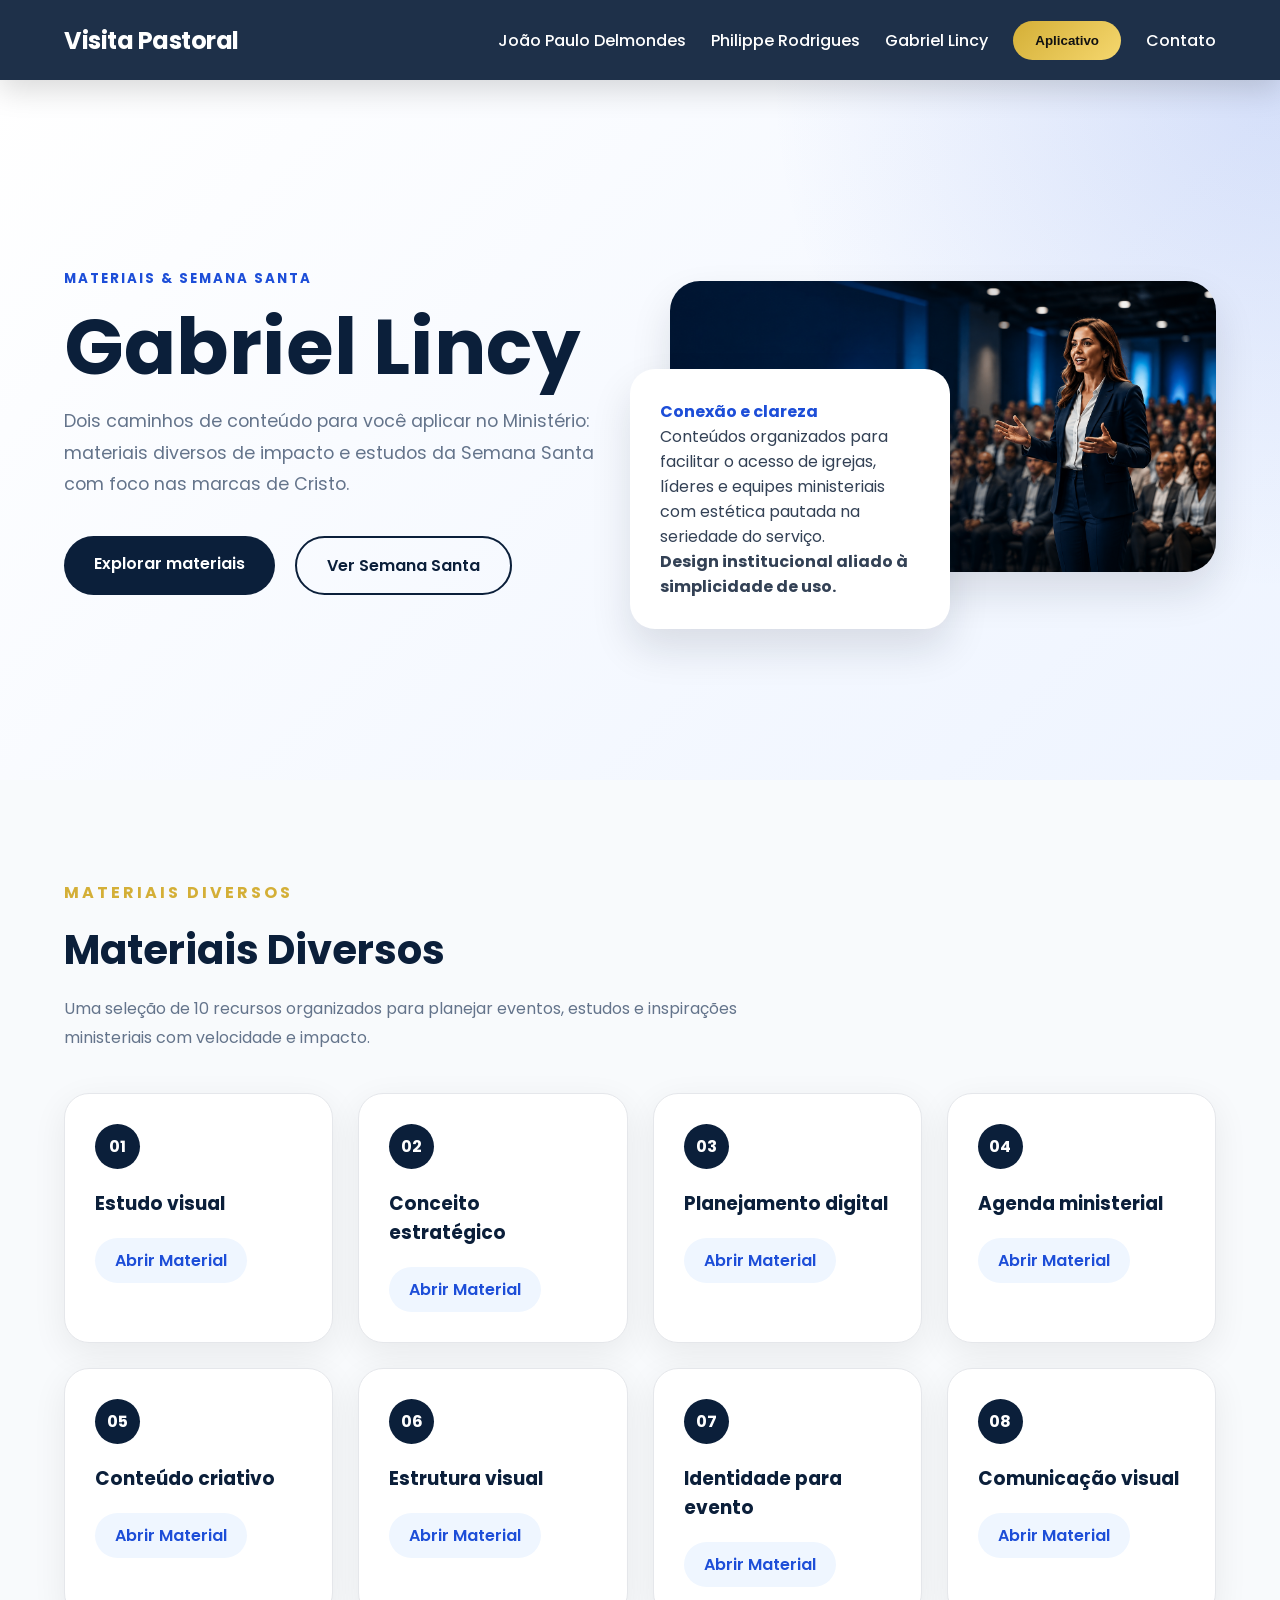
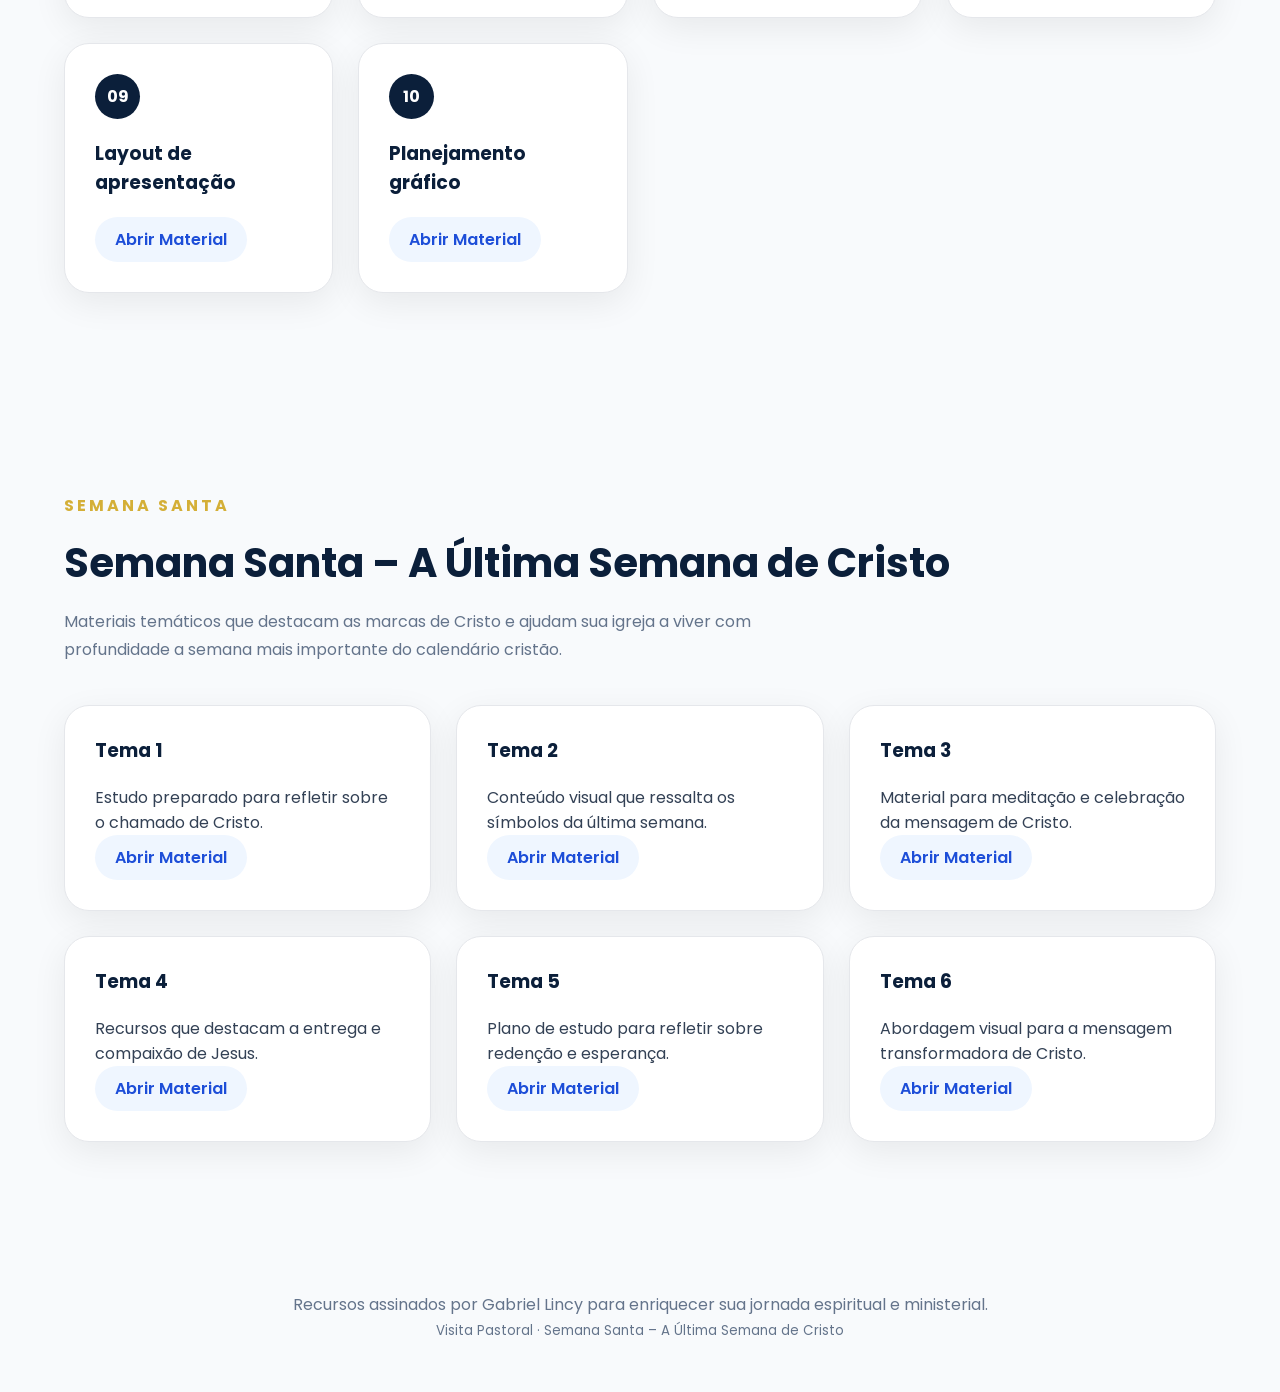
<file: pages/gabriel.html>
<!DOCTYPE html>
<html lang="pt-BR">
  <head>
    <meta charset="UTF-8" />
    <meta name="viewport" content="width=device-width, initial-scale=1.0" />
    <title>Gabriel Lincy | Materiais e Semana Santa</title>
    <meta
      name="description"
      content="Seção de materiais diversos e Semana Santa assinada por Gabriel Lincy para uso pastoral e devocional."
    />
    <link rel="preconnect" href="https://fonts.googleapis.com" />
    <link rel="preconnect" href="https://fonts.gstatic.com" crossorigin />
    <link
      href="https://fonts.googleapis.com/css2?family=Poppins:wght@400;500;600;700&display=swap"
      rel="stylesheet"
    />
    <link
      rel="stylesheet"
      href="https://cdnjs.cloudflare.com/ajax/libs/font-awesome/6.5.4/css/all.min.css"
      integrity="sha512-zN5dHBOy1v6QpB2J3z8ZHBpXov9zweJG1dx694gjdMkpSxvSBuN0r06gT1LVu6q1fojY2W8QnA2hp6qzOsL+0A=="
      crossorigin="anonymous"
      referrerpolicy="no-referrer"
    />
    <link rel="stylesheet" href="gabriel.css" />
  </head>
  <body>
    <!-- <a href="#main-content" class="skip-link">Ir para conteúdo</a> -->
    <header class="site-header" aria-label="Navegação principal">
      <div class="navbar container">
        <a class="site-brand" href="../index.html">Visita Pastoral</a>
        <button class="menu-toggle" type="button" aria-label="Abrir menu" aria-expanded="false">
          <i class="fa-solid fa-bars" aria-hidden="true"></i>
        </button>
        <nav class="site-nav nav-menu" aria-label="Menu principal">
          <a href="https://canva.link/1pfvrug77hlv6b9" target="_blank" rel="noopener noreferrer">João Paulo Delmondes</a>
          <a href="../pages/philippe.html">Philippe Rodrigues</a>
          <a href="../pages/gabriel.html" aria-current="page">Gabriel Lincy</a>
          <button type="button" data-app-action>Aplicativo</button>
          <a href="https://wa.me/5569999991983" target="_blank" rel="noopener noreferrer">Contato</a>
        </nav>
      </div>
    </header>
    <div class="menu-overlay"></div>

    <main id="main-content">
      <section class="section section--compact hero">
        <div class="container hero-content reveal">
          <div class="hero-copy">
            <small>Materiais & Semana Santa</small>
            <h1 class="hero-title">Gabriel Lincy</h1>
            <p class="hero-text">
              Dois caminhos de conteúdo para você aplicar no Ministério: materiais diversos de impacto e estudos da Semana Santa com foco nas marcas de Cristo.
            </p>
            <div class="hero-actions">
              <a class="btn" href="#diverse-materials">Explorar materiais</a>
              <a class="btn-secondary" href="#easter-week">Ver Semana Santa</a>
            </div>
          </div>
          <div class="hero-visual">
            <figure class="hero-figure">
              <img src="../assets/fundo.png" alt="Imagem representativa de liderança ministerial" loading="lazy" />
            </figure>
            <div class="hero-card">
              <span class="label-variant">Conexão e clareza</span>
              <p>Conteúdos organizados para facilitar o acesso de igrejas, líderes e equipes ministeriais com estética pautada na seriedade do serviço.</p>
              <strong>Design institucional aliado à simplicidade de uso.</strong>
            </div>
          </div>
        </div>
      </section>

      <section class="section container reveal" id="diverse-materials">
        <div class="section-highlight">Materiais Diversos</div>
        <h2 class="section-title">Materiais Diversos</h2>
        <p class="section-copy">Uma seleção de 10 recursos organizados para planejar eventos, estudos e inspirações ministeriais com velocidade e impacto.</p>

        <div class="cards-grid cards-grid-4" style="margin-top: 2.5rem;">
          <article class="material-card">
            <div class="card-label">01</div>
            <h3>Estudo visual</h3>
            <div class="card-actions">
              <a class="card-link" href="https://canva.link/0l5wd2i4ku1t98a" target="_blank" rel="noopener noreferrer">Abrir Material</a>
            </div>
          </article>
          <article class="material-card">
            <div class="card-label">02</div>
            <h3>Conceito estratégico</h3>
            <div class="card-actions">
              <a class="card-link" href="https://canva.link/eze1t3xkhtfej04" target="_blank" rel="noopener noreferrer">Abrir Material</a>
            </div>
          </article>
          <article class="material-card">
            <div class="card-label">03</div>
            <h3>Planejamento digital</h3>
            <div class="card-actions">
              <a class="card-link" href="https://canva.link/rx3sremlvybu94h" target="_blank" rel="noopener noreferrer">Abrir Material</a>
            </div>
          </article>
          <article class="material-card">
            <div class="card-label">04</div>
            <h3>Agenda ministerial</h3>
            <div class="card-actions">
              <a class="card-link" href="https://canva.link/w0p67jv13zi31a8" target="_blank" rel="noopener noreferrer">Abrir Material</a>
            </div>
          </article>
          <article class="material-card">
            <div class="card-label">05</div>
            <h3>Conteúdo criativo</h3>
            <div class="card-actions">
              <a class="card-link" href="https://canva.link/3s80tnfguhqvbi3" target="_blank" rel="noopener noreferrer">Abrir Material</a>
            </div>
          </article>
          <article class="material-card">
            <div class="card-label">06</div>
            <h3>Estrutura visual</h3>
            <div class="card-actions">
              <a class="card-link" href="https://canva.link/zxnpd11exr9q4hf" target="_blank" rel="noopener noreferrer">Abrir Material</a>
            </div>
          </article>
          <article class="material-card">
            <div class="card-label">07</div>
            <h3>Identidade para evento</h3>
            <div class="card-actions">
              <a class="card-link" href="https://canva.link/o73d7rtefcnlrdw" target="_blank" rel="noopener noreferrer">Abrir Material</a>
            </div>
          </article>
          <article class="material-card">
            <div class="card-label">08</div>
            <h3>Comunicação visual</h3>
            <div class="card-actions">
              <a class="card-link" href="https://canva.link/5i9j7fla39pbzvx" target="_blank" rel="noopener noreferrer">Abrir Material</a>
            </div>
          </article>
          <article class="material-card">
            <div class="card-label">09</div>
            <h3>Layout de apresentação</h3>
            <div class="card-actions">
              <a class="card-link" href="https://canva.link/p5t3dzurfzkss5m" target="_blank" rel="noopener noreferrer">Abrir Material</a>
            </div>
          </article>
          <article class="material-card">
            <div class="card-label">10</div>
            <h3>Planejamento gráfico</h3>
            <div class="card-actions">
              <a class="card-link" href="https://canva.link/ftv3k3i8dtgbtr8" target="_blank" rel="noopener noreferrer">Abrir Material</a>
            </div>
          </article>
        </div>
      </section>

      <section class="section container reveal" id="easter-week">
        <div class="section-highlight">Semana Santa</div>
        <h2 class="section-title">Semana Santa – A Última Semana de Cristo</h2>
        <p class="section-copy">Materiais temáticos que destacam as marcas de Cristo e ajudam sua igreja a viver com profundidade a semana mais importante do calendário cristão.</p>

        <div class="cards-grid cards-grid-3" style="margin-top: 2.5rem;">
          <article class="topic-card">
            <h3>Tema 1</h3>
            <p>Estudo preparado para refletir sobre o chamado de Cristo.</p>
            <div class="card-actions">
              <a class="card-link" href="https://canva.link/xpiypr6vpifpeno" target="_blank" rel="noopener noreferrer">Abrir Material</a>
            </div>
          </article>
          <article class="topic-card">
            <h3>Tema 2</h3>
            <p>Conteúdo visual que ressalta os símbolos da última semana.</p>
            <div class="card-actions">
              <a class="card-link" href="https://canva.link/235errk36gazkl5" target="_blank" rel="noopener noreferrer">Abrir Material</a>
            </div>
          </article>
          <article class="topic-card">
            <h3>Tema 3</h3>
            <p>Material para meditação e celebração da mensagem de Cristo.</p>
            <div class="card-actions">
              <a class="card-link" href="https://canva.link/li1lvmxt9f9gowk" target="_blank" rel="noopener noreferrer">Abrir Material</a>
            </div>
          </article>
          <article class="topic-card">
            <h3>Tema 4</h3>
            <p>Recursos que destacam a entrega e compaixão de Jesus.</p>
            <div class="card-actions">
              <a class="card-link" href="https://canva.link/3d5b36ec5y2yjbq" target="_blank" rel="noopener noreferrer">Abrir Material</a>
            </div>
          </article>
          <article class="topic-card">
            <h3>Tema 5</h3>
            <p>Plano de estudo para refletir sobre redenção e esperança.</p>
            <div class="card-actions">
              <a class="card-link" href="https://canva.link/1yn5sbjd88oncoo" target="_blank" rel="noopener noreferrer">Abrir Material</a>
            </div>
          </article>
          <article class="topic-card">
            <h3>Tema 6</h3>
            <p>Abordagem visual para a mensagem transformadora de Cristo.</p>
            <div class="card-actions">
              <a class="card-link" href="https://canva.link/qno6g7cn094l0y5" target="_blank" rel="noopener noreferrer">Abrir Material</a>
            </div>
          </article>
        </div>
      </section>
    </main>

    <footer class="site-footer container">
      <p>Recursos assinados por Gabriel Lincy para enriquecer sua jornada espiritual e ministerial.</p>
      <small>Visita Pastoral · Semana Santa – A Última Semana de Cristo</small>
    </footer>

    <div class="overlay"></div>
    <div class="app-modal" aria-hidden="true" role="dialog" aria-modal="true" aria-labelledby="app-modal-title">
      <header>
        <div>
          <h3 id="app-modal-title">Baixe o aplicativo</h3>
          <p>Acesse o Visita Pastoral em sua loja preferida.</p>
        </div>
        <button class="modal-close" aria-label="Fechar modal">
          <i class="fa-solid fa-xmark" aria-hidden="true"></i>
        </button>
      </header>
      <div class="modal-actions">
        <a class="btn" href="https://apps.apple.com/br/app/visita-pastoral-2-0/id6769611547" target="_blank" rel="noopener noreferrer">Apple Store</a>
        <a class="btn" href="https://play.google.com/store/apps/details?id=br.com.visitapastoral.app" target="_blank" rel="noopener noreferrer">Google Play</a>
      </div>
    </div>

    <script src="../js/script.js"></script>
  </body>
</html>
</file>
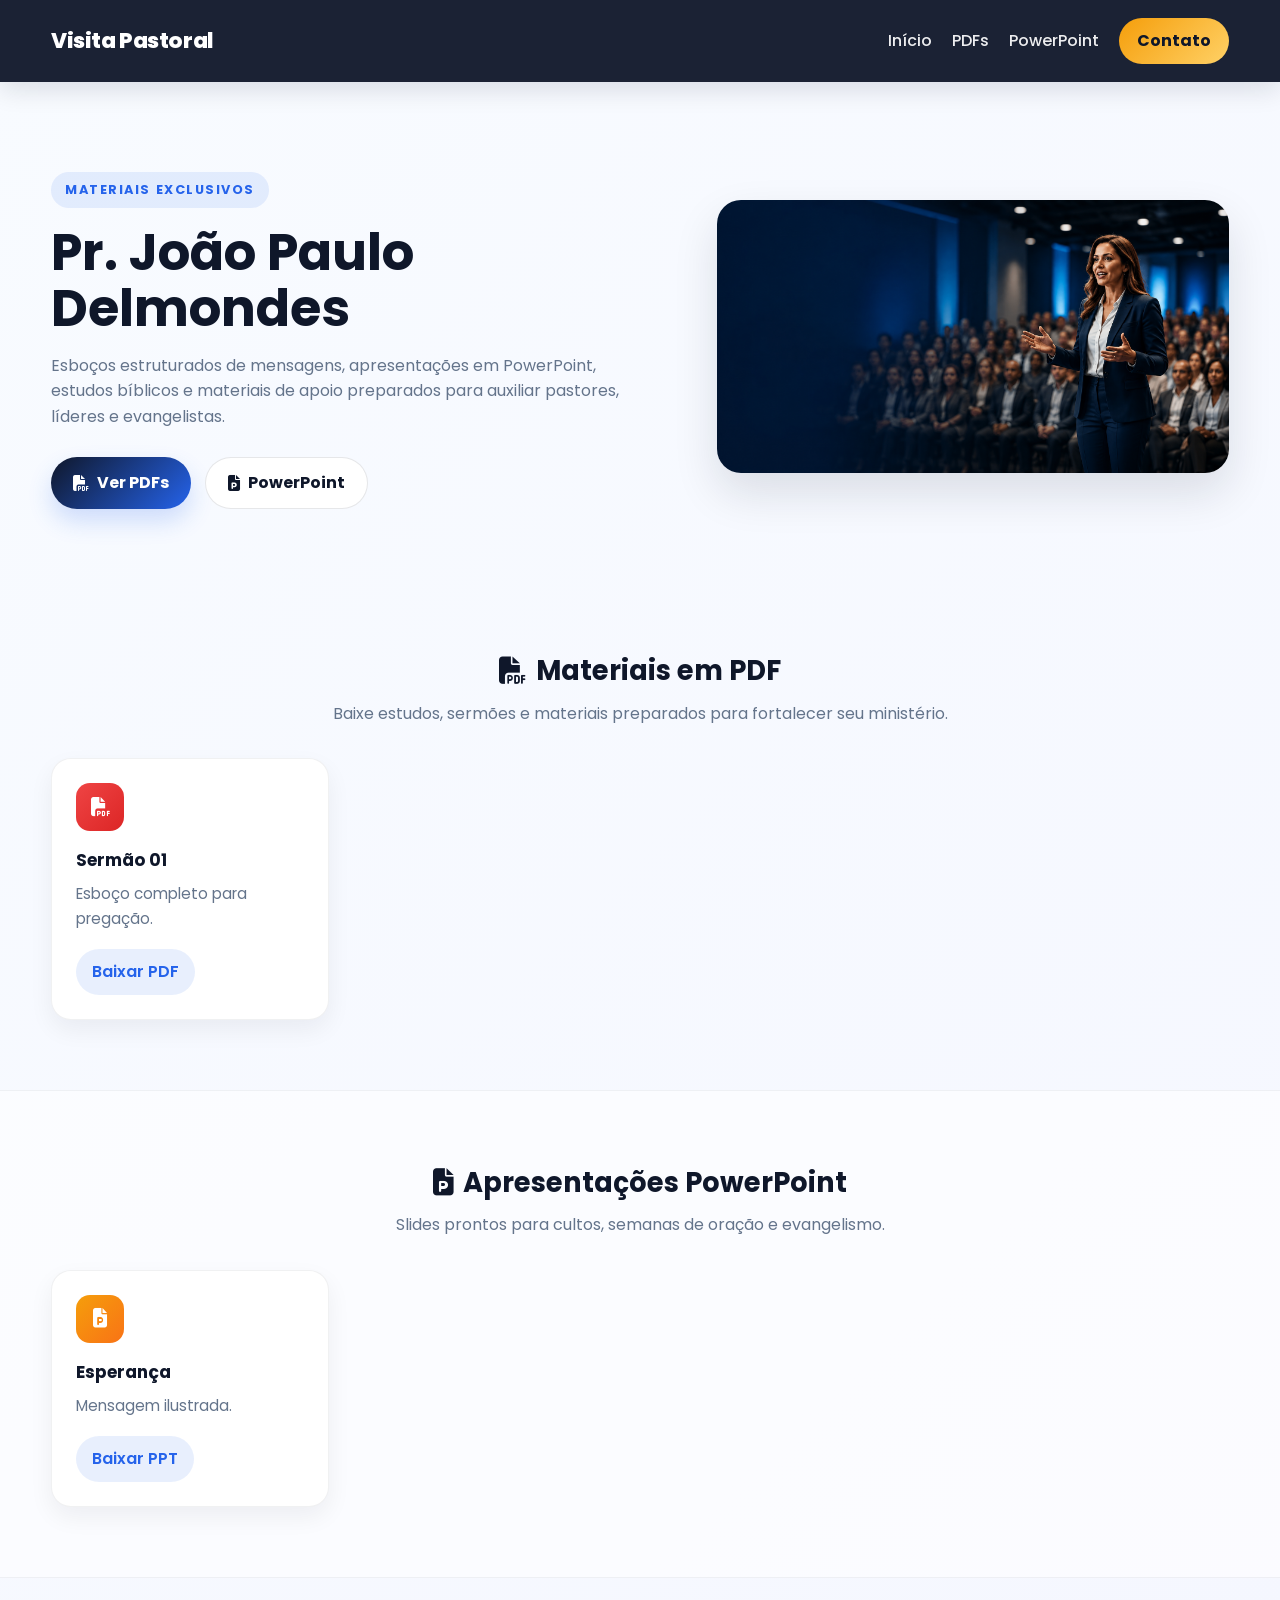
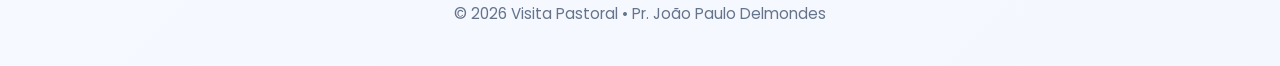
<file: pages/joao-paulo.html>
<!DOCTYPE html>
<html lang="pt-BR">

<head>
    <meta charset="UTF-8">
    <meta name="viewport" content="width=device-width, initial-scale=1.0">
    <title>Pr. João Paulo Delmondes | Materiais</title>

    <meta name="description" content="Materiais em PDF e PowerPoint do Pastor João Paulo Delmondes.">

    <link rel="preconnect" href="https://fonts.googleapis.com">
    <link rel="preconnect" href="https://fonts.gstatic.com" crossorigin>

    <link href="https://fonts.googleapis.com/css2?family=Poppins:wght@400;500;600;700;800&display=swap"
        rel="stylesheet">

    <link rel="stylesheet" href="https://cdnjs.cloudflare.com/ajax/libs/font-awesome/6.7.1/css/all.min.css">

    <style>
        :root {
            --primary: #0f172a;
            --secondary: #2563eb;
            --accent: #f59e0b;
            --light: #f8fafc;
            --text: #334155;
            --muted: #64748b;
            --white: #ffffff;
            --shadow: 0 20px 45px rgba(15, 23, 42, 0.12);
        }

        * {
            box-sizing: border-box;
            margin: 0;
            padding: 0;
        }

        html {
            scroll-behavior: smooth;
        }

        body {
            font-family: 'Poppins', sans-serif;
            background: linear-gradient(135deg, #f8fbff 0%, #f5f7ff 100%);
            color: var(--text);
            line-height: 1.6;
        }

        a {
            text-decoration: none;
        }

        .container {
            width: min(1180px, 92%);
            margin: 0 auto;
        }

        .site-header {
            position: sticky;
            top: 0;
            z-index: 999;
            background: rgba(15, 23, 42, 0.95);
            backdrop-filter: blur(12px);
            box-shadow: 0 8px 24px rgba(15, 23, 42, 0.12);
        }

        .navbar {
            display: flex;
            justify-content: space-between;
            align-items: center;
            padding: 18px 0;
        }

        .logo {
            color: var(--white);
            font-size: 1.35rem;
            font-weight: 800;
            letter-spacing: -0.02em;
        }

        nav {
            display: flex;
            align-items: center;
            gap: 20px;
        }

        nav a {
            color: rgba(255, 255, 255, 0.92);
            font-weight: 500;
            transition: color 0.3s ease;
        }

        nav a:hover {
            color: var(--accent);
        }

        .contact-btn {
            background: linear-gradient(135deg, var(--accent), #ffd166);
            color: var(--primary) !important;
            padding: 10px 18px;
            border-radius: 999px;
            font-weight: 700;
        }

        .hero {
            padding: 90px 0 70px;
        }

        .hero-content {
            display: grid;
            grid-template-columns: 1.1fr 0.9fr;
            gap: 40px;
            align-items: center;
        }

        .badge {
            display: inline-block;
            padding: 8px 14px;
            background: rgba(37, 99, 235, 0.1);
            color: var(--secondary);
            border-radius: 999px;
            font-size: 0.8rem;
            font-weight: 700;
            text-transform: uppercase;
            letter-spacing: 0.12em;
            margin-bottom: 16px;
        }

        .hero h1 {
            font-size: clamp(2.2rem, 4vw, 3.2rem);
            color: var(--primary);
            line-height: 1.1;
            margin-bottom: 16px;
        }

        .hero p {
            font-size: 1rem;
            color: var(--muted);
            max-width: 600px;
            margin-bottom: 28px;
        }

        .hero-buttons {
            display: flex;
            flex-wrap: wrap;
            gap: 14px;
        }

        .btn-primary,
        .btn-secondary {
            display: inline-flex;
            align-items: center;
            gap: 8px;
            padding: 12px 22px;
            border-radius: 999px;
            font-weight: 700;
            transition: transform 0.25s ease, box-shadow 0.25s ease;
        }

        .btn-primary {
            background: linear-gradient(135deg, var(--primary), var(--secondary));
            color: var(--white);
            box-shadow: 0 12px 24px rgba(37, 99, 235, 0.2);
        }

        .btn-secondary {
            background: var(--white);
            color: var(--primary);
            border: 1px solid rgba(15, 23, 42, 0.1);
        }

        .btn-primary:hover,
        .btn-secondary:hover {
            transform: translateY(-3px);
            box-shadow: var(--shadow);
        }

        .hero-image img {
            width: 100%;
            border-radius: 24px;
            box-shadow: var(--shadow);
        }

        .materials-section {
            padding: 70px 0;
        }

        .materials-section.alt {
            background: rgba(255, 255, 255, 0.6);
            border-top: 1px solid rgba(15, 23, 42, 0.05);
            border-bottom: 1px solid rgba(15, 23, 42, 0.05);
        }

        .section-header {
            margin-bottom: 32px;
            text-align: center;
        }

        .section-header h2 {
            display: inline-flex;
            align-items: center;
            gap: 10px;
            font-size: 1.7rem;
            color: var(--primary);
            margin-bottom: 8px;
        }

        .section-header p {
            color: var(--muted);
        }

        .materials-grid {
            display: grid;
            grid-template-columns: repeat(4, minmax(0, 1fr));
            gap: 22px;
        }

        .material-card {
            background: var(--white);
            border: 1px solid rgba(15, 23, 42, 0.06);
            padding: 24px;
            border-radius: 20px;
            box-shadow: 0 10px 24px rgba(15, 23, 42, 0.06);
        }

        .material-icon {
            width: 48px;
            height: 48px;
            display: grid;
            place-items: center;
            border-radius: 14px;
            font-size: 1.2rem;
            margin-bottom: 16px;
            color: var(--white);
        }

        .material-icon.pdf {
            background: linear-gradient(135deg, #ef4444, #dc2626);
        }

        .material-icon.ppt {
            background: linear-gradient(135deg, #f59e0b, #f97316);
        }

        .material-card h3 {
            font-size: 1.06rem;
            color: var(--primary);
            margin-bottom: 8px;
        }

        .material-card p {
            color: var(--muted);
            margin-bottom: 18px;
            font-size: 0.95rem;
        }

        .material-btn {
            display: inline-flex;
            align-items: center;
            justify-content: center;
            padding: 10px 16px;
            border-radius: 999px;
            background: rgba(37, 99, 235, 0.1);
            color: var(--secondary);
            font-weight: 600;
            transition: all 0.25s ease;
        }

        .material-btn:hover {
            background: var(--secondary);
            color: var(--white);
        }

        .cta {
            padding: 60px 0 90px;
            text-align: center;
        }

        .cta h2 {
            color: var(--primary);
            margin-bottom: 10px;
            font-size: 1.8rem;
        }

        .cta p {
            color: var(--muted);
            margin-bottom: 24px;
        }

        footer {
            padding: 24px 0 40px;
            text-align: center;
            color: var(--muted);
            font-size: 0.95rem;
        }

        @media (max-width: 920px) {
            .hero-content {
                grid-template-columns: 1fr;
            }

            .materials-grid {
                grid-template-columns: repeat(2, minmax(0, 1fr));
            }
        }

        @media (max-width: 640px) {
            nav {
                gap: 12px;
                flex-wrap: wrap;
                justify-content: flex-end;
            }

            .navbar {
                flex-direction: column;
                align-items: flex-start;
                gap: 10px;
            }

            .materials-grid {
                grid-template-columns: 1fr;
            }

            .hero {
                padding-top: 60px;
            }
        }
    </style>
</head>

<body>

    <header class="site-header">

        <div class="container navbar">

            <a href="../index.html" class="logo">
                Visita Pastoral
            </a>

            <nav>

                <a href="../index.html">Início</a>
                <a href="#pdfs">PDFs</a>
                <a href="#powerpoints">PowerPoint</a>

                <a href="https://wa.me/5569999991983" target="_blank" class="contact-btn">

                    Contato

                </a>

            </nav>

        </div>

    </header>

    <main>

        <section class="hero">

            <div class="container hero-content">

                <div class="hero-text">

                    <span class="badge">

                        Materiais Exclusivos

                    </span>

                    <h1>

                        Pr. João Paulo Delmondes

                    </h1>

                    <p>

                        Esboços estruturados de mensagens, apresentações em PowerPoint,
                        estudos bíblicos e materiais de apoio preparados para auxiliar
                        pastores, líderes e evangelistas.

                    </p>

                    <div class="hero-buttons">

                        <a href="#pdfs" class="btn-primary">

                            <i class="fa-solid fa-file-pdf"></i>

                            Ver PDFs

                        </a>

                        <a href="#powerpoints" class="btn-secondary">

                            <i class="fa-solid fa-file-powerpoint"></i>

                            PowerPoint

                        </a>

                    </div>

                </div>

                <div class="hero-image">

                    <img src="../assets/fundo.png" alt="João Paulo Delmondes">

                </div>

            </div>

        </section>

        <!-- PDFs -->

        <section id="pdfs" class="materials-section">

            <div class="container">

                <div class="section-header">

                    <h2>

                        <i class="fa-solid fa-file-pdf"></i>

                        Materiais em PDF

                    </h2>

                    <p>

                        Baixe estudos, sermões e materiais preparados para fortalecer seu ministério.

                    </p>

                </div>

                <div class="materials-grid">

                    <article class="material-card">

                        <div class="material-icon pdf">

                            <i class="fa-solid fa-file-pdf"></i>

                        </div>

                        <h3>Sermão 01</h3>

                        <p>Esboço completo para pregação.</p>

                        <a href="../arquivos/A-Guerra-que-Explica-Tudo.pdf" target="_blank" class="material-btn">

                            Baixar PDF

                        </a>

                    </article>

                    <!-- <article class="material-card">

                        <div class="material-icon pdf">

                            <i class="fa-solid fa-file-pdf"></i>

                        </div>

                        <h3>Sermão 02</h3>

                        <p>Material evangelístico.</p>

                        <a href="#" target="_blank" class="material-btn">

                            Baixar PDF

                        </a>

                    </article>

                    <article class="material-card">

                        <div class="material-icon pdf">

                            <i class="fa-solid fa-file-pdf"></i>

                        </div>

                        <h3>Estudo Bíblico</h3>

                        <p>Material para pequenos grupos.</p>

                        <a href="#" target="_blank" class="material-btn">

                            Baixar PDF

                        </a>

                    </article>

                    <article class="material-card">

                        <div class="material-icon pdf">

                            <i class="fa-solid fa-file-pdf"></i>

                        </div>

                        <h3>Seminário</h3>

                        <p>Apostila completa.</p>

                        <a href="#" target="_blank" class="material-btn">

                            Baixar PDF

                        </a>

                    </article> -->

                </div>

            </div>

        </section>

        <!-- POWERPOINT -->

        <section id="powerpoints" class="materials-section alt">

            <div class="container">

                <div class="section-header">

                    <h2>

                        <i class="fa-solid fa-file-powerpoint"></i>

                        Apresentações PowerPoint

                    </h2>

                    <p>

                        Slides prontos para cultos, semanas de oração e evangelismo.

                    </p>

                </div>

                <div class="materials-grid">

                    <!-- <article class="material-card">

                        <div class="material-icon ppt">

                            <i class="fa-solid fa-file-powerpoint"></i>

                        </div>

                        <h3>Semana Santa</h3>

                        <p>Slides completos.</p>

                        <a href="#" target="_blank" class="material-btn">

                            Baixar PPT

                        </a>

                    </article>

                    <article class="material-card">

                        <div class="material-icon ppt">

                            <i class="fa-solid fa-file-powerpoint"></i>

                        </div>

                        <h3>Evangelismo</h3>

                        <p>Apresentação em PowerPoint.</p>

                        <a href="#" target="_blank" class="material-btn">

                            Baixar PPT

                        </a>

                    </article>

                    <article class="material-card">

                        <div class="material-icon ppt">

                            <i class="fa-solid fa-file-powerpoint"></i>

                        </div>

                        <h3>Família</h3>

                        <p>Slides para sermão.</p>

                        <a href="#" target="_blank" class="material-btn">

                            Baixar PPT

                        </a>

                    </article>-->

                    <article class="material-card">

                        <div class="material-icon ppt">

                            <i class="fa-solid fa-file-powerpoint"></i>

                        </div> 

                        <h3>Esperança</h3>

                        <p>Mensagem ilustrada.</p>

                        <a href="../arquivos/Os Plantadores Estatico.pdf" target="_blank" class="material-btn">

                            Baixar PPT

                        </a>

                    </article>

                </div>

            </div>

        </section>

        <!-- <section class="cta">

            <div class="container">

                <h2>

                    Mais materiais em breve

                </h2>

                <p>

                    Novos estudos, sermões e apresentações serão adicionados regularmente.

                </p>

                <a href="https://wa.me/5569999991983" target="_blank" class="btn-primary">

                    Solicitar Material

                </a>

            </div>

        </section> -->

    </main>

    <footer>

        <div class="container">

            <p>

                © 2026 Visita Pastoral • Pr. João Paulo Delmondes

            </p>

        </div>

    </footer>

</body>

</html>
</file>
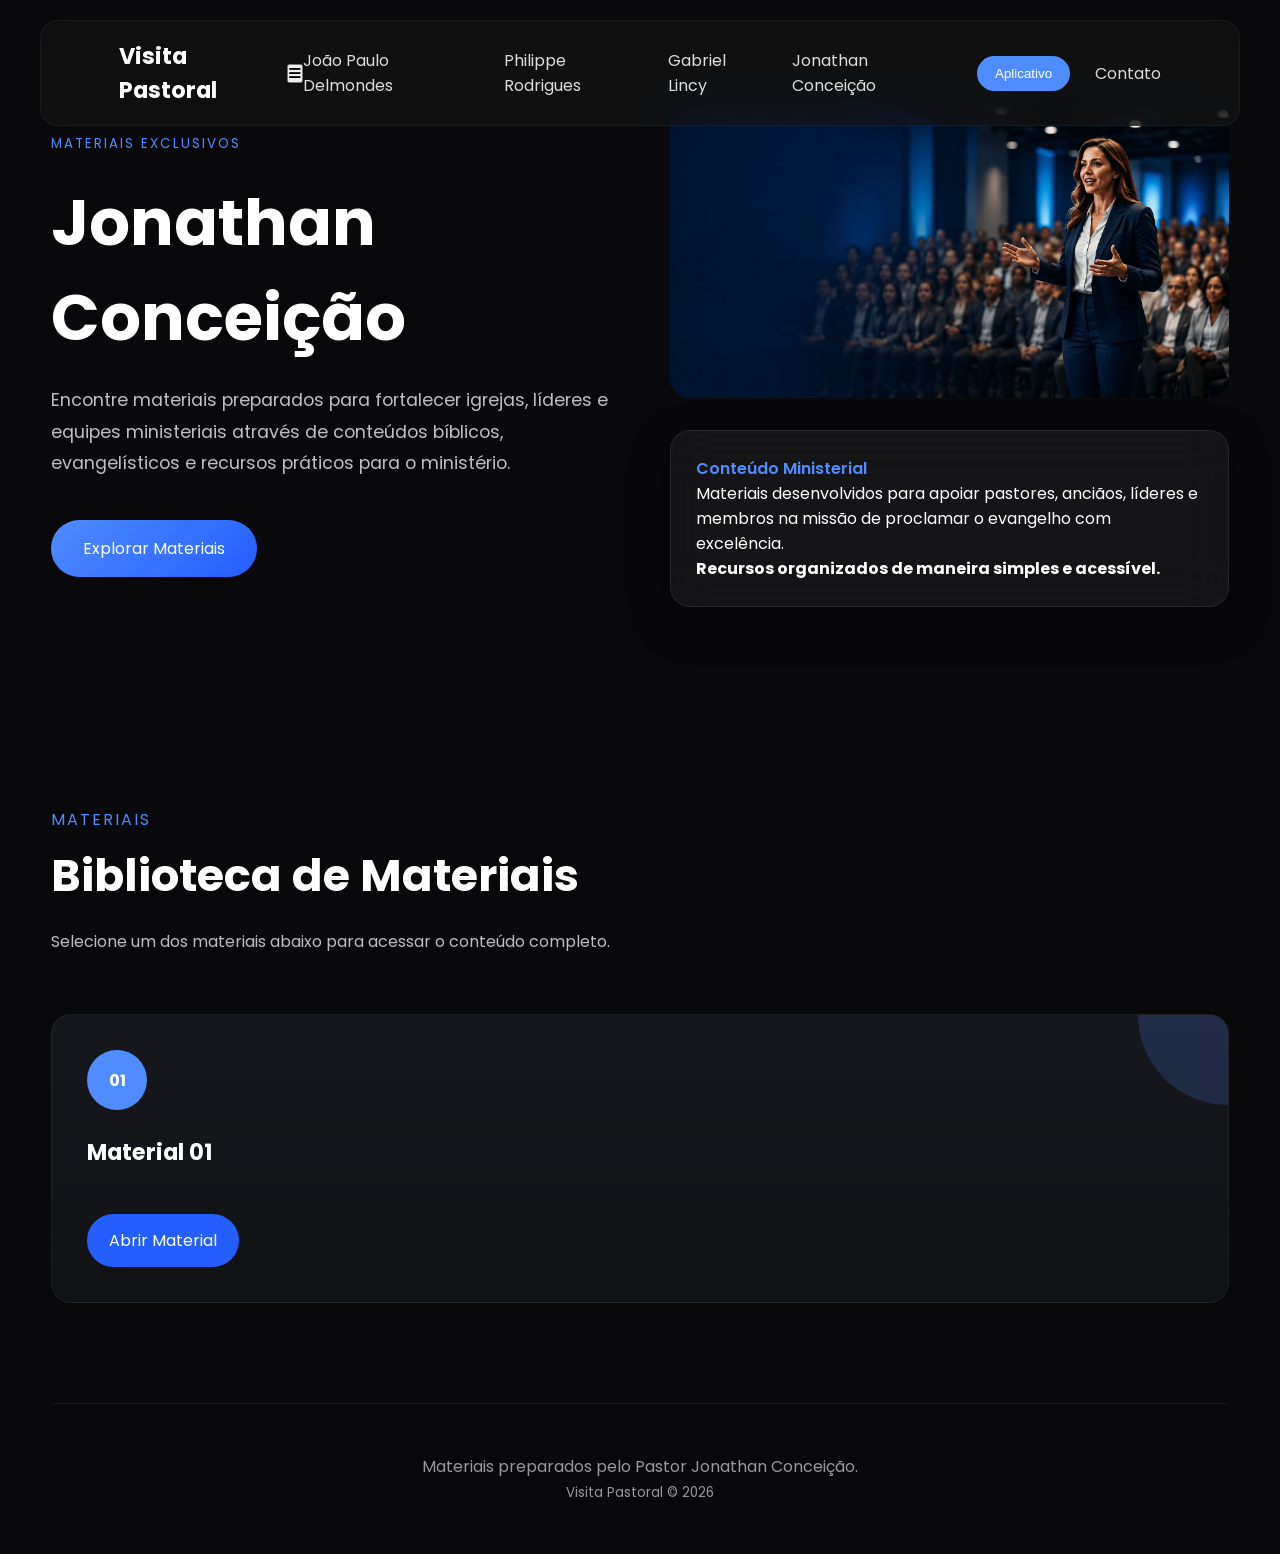
<file: pages/jonathan-conceicao.html>
<!DOCTYPE html>
<html lang="pt-BR">

<head>
    <meta charset="UTF-8">
    <meta name="viewport" content="width=device-width, initial-scale=1.0">
    <title>Jonathan Conceição | Materiais</title>

    <meta name="description"
        content="Materiais desenvolvidos pelo Pastor Jonathan Conceição para igrejas, líderes e ministérios.">

    <link rel="preconnect" href="https://fonts.googleapis.com">
    <link rel="preconnect" href="https://fonts.gstatic.com" crossorigin>

    <link href="https://fonts.googleapis.com/css2?family=Poppins:wght@400;500;600;700&display=swap" rel="stylesheet">

    <link rel="stylesheet" href="https://cdnjs.cloudflare.com/ajax/libs/font-awesome/6.5.4/css/all.min.css">

    <link rel="stylesheet" href="./jonathan-conceicao.css">
</head>

<body>

    <header class="site-header">
        <div class="navbar container">

            <a class="site-brand" href="../index.html">
                Visita Pastoral
            </a>

            <button class="menu-toggle">
                <i class="fa-solid fa-bars"></i>
            </button>

            <nav class="site-nav nav-menu">

                <a href="https://canva.link/1pfvrug77hlv6b9" target="_blank">
                    João Paulo Delmondes
                </a>

                <a href="../pages/philippe.html">
                    Philippe Rodrigues
                </a>

                <a href="../pages/gabriel.html">
                    Gabriel Lincy
                </a>

                <a href="../pages/jonathan.html" aria-current="page">
                    Jonathan Conceição
                </a>

                <button data-app-action>
                    Aplicativo
                </button>

                <a href="https://wa.me/5569999991983" target="_blank">
                    Contato
                </a>

            </nav>

        </div>
    </header>

    <div class="menu-overlay"></div>

    <main>

        <section class="section section--compact hero">

            <div class="container hero-content">

                <div class="hero-copy">

                    <small>Materiais Exclusivos</small>

                    <h1 class="hero-title">
                        Jonathan Conceição
                    </h1>

                    <p class="hero-text">

                        Encontre materiais preparados para fortalecer igrejas,
                        líderes e equipes ministeriais através de conteúdos
                        bíblicos, evangelísticos e recursos práticos para o ministério.

                    </p>

                    <div class="hero-actions">

                        <a class="btn" href="#materiais">
                            Explorar Materiais
                        </a>

                        <!-- <a class="btn-secondary" href="#series">
                            Ver Série Especial
                        </a> -->

                    </div>

                </div>

                <div class="hero-visual">

                    <figure class="hero-figure">

                        <img src="../assets/fundo.png" alt="Jonathan Conceição">

                    </figure>

                    <div class="hero-card">

                        <span class="label-variant">
                            Conteúdo Ministerial
                        </span>

                        <p>

                            Materiais desenvolvidos para apoiar pastores,
                            anciãos, líderes e membros na missão de proclamar
                            o evangelho com excelência.

                        </p>

                        <strong>

                            Recursos organizados de maneira simples
                            e acessível.

                        </strong>

                    </div>

                </div>

            </div>

        </section>

        <section class="section container" id="materiais">

            <div class="section-highlight">
                Materiais
            </div>

            <h2 class="section-title">
                Biblioteca de Materiais
            </h2>

            <p class="section-copy">

                Selecione um dos materiais abaixo para acessar
                o conteúdo completo.

            </p>

            <div class="cards-grid cards-grid-4">

                <!-- Card -->

                <article class="material-card">

                    <div class="card-label">01</div>

                    <h3>Material 01</h3>

                    <div class="card-actions">

                        <a class="card-link" href="https://canva.link/q02y9v6ati228y4">

                            Abrir Material

                        </a>

                    </div>

                </article>

                <!-- <article class="material-card">

                    <div class="card-label">02</div>

                    <h3>Material 02</h3>

                    <div class="card-actions">

                        <a class="card-link" href="#">

                            Abrir Material

                        </a>

                    </div>

                </article>

                <article class="material-card">

                    <div class="card-label">03</div>

                    <h3>Material 03</h3>

                    <div class="card-actions">

                        <a class="card-link" href="#">

                            Abrir Material

                        </a>

                    </div>

                </article>

                <article class="material-card">

                    <div class="card-label">04</div>

                    <h3>Material 04</h3>

                    <div class="card-actions">

                        <a class="card-link" href="#">

                            Abrir Material

                        </a>

                    </div>

                </article>

                <article class="material-card">

                    <div class="card-label">05</div>

                    <h3>Material 05</h3>

                    <div class="card-actions">

                        <a class="card-link" href="#">

                            Abrir Material

                        </a>

                    </div>

                </article>

                <article class="material-card">

                    <div class="card-label">06</div>

                    <h3>Material 06</h3>

                    <div class="card-actions">

                        <a class="card-link" href="#">

                            Abrir Material

                        </a>

                    </div>

                </article>

                <article class="material-card">

                    <div class="card-label">07</div>

                    <h3>Material 07</h3>

                    <div class="card-actions">

                        <a class="card-link" href="#">

                            Abrir Material

                        </a>

                    </div>

                </article>

                <article class="material-card">

                    <div class="card-label">08</div>

                    <h3>Material 08</h3>

                    <div class="card-actions">

                        <a class="card-link" href="#">

                            Abrir Material

                        </a>

                    </div>

                </article> -->

            </div>

        </section>

        <!-- <section class="section container" id="series">

            <div class="section-highlight">

                Série Especial

            </div>

            <h2 class="section-title">

                Estudos Bíblicos

            </h2>

            <p class="section-copy">

                Uma coleção de mensagens preparadas para
                campanhas evangelísticas, semanas de oração
                e pequenos grupos.

            </p>

            <div class="cards-grid cards-grid-3">

                <article class="topic-card">

                    <h3>Tema 01</h3>

                    <p>Descrição do estudo.</p>

                    <a class="card-link" href="#">
                        Abrir Material
                    </a>

                </article>

                <article class="topic-card">

                    <h3>Tema 02</h3>

                    <p>Descrição do estudo.</p>

                    <a class="card-link" href="#">
                        Abrir Material
                    </a>

                </article>

                <article class="topic-card">

                    <h3>Tema 03</h3>

                    <p>Descrição do estudo.</p>

                    <a class="card-link" href="#">
                        Abrir Material
                    </a>

                </article>

            </div>

        </section> -->

    </main>

    <footer class="site-footer container">

        <p>

            Materiais preparados pelo Pastor Jonathan Conceição.

        </p>

        <small>

            Visita Pastoral © 2026

        </small>

    </footer>

    <div class="overlay"></div>

    <div class="app-modal">

        <header>

            <div>

                <h3>

                    Baixe o Aplicativo

                </h3>

                <p>

                    Disponível para Android e iOS.

                </p>

            </div>

            <button class="modal-close">

                <i class="fa-solid fa-xmark"></i>

            </button>

        </header>

        <div class="modal-actions">

            <a class="btn" href="https://apps.apple.com/br/app/visita-pastoral-2-0/id6769611547" target="_blank">

                Apple Store

            </a>

            <a class="btn" href="https://play.google.com/store/apps/details?id=br.com.visitapastoral.app"
                target="_blank">

                Google Play

            </a>

        </div>

    </div>

    <script src="../js/script.js"></script>

</body>

</html>
</file>
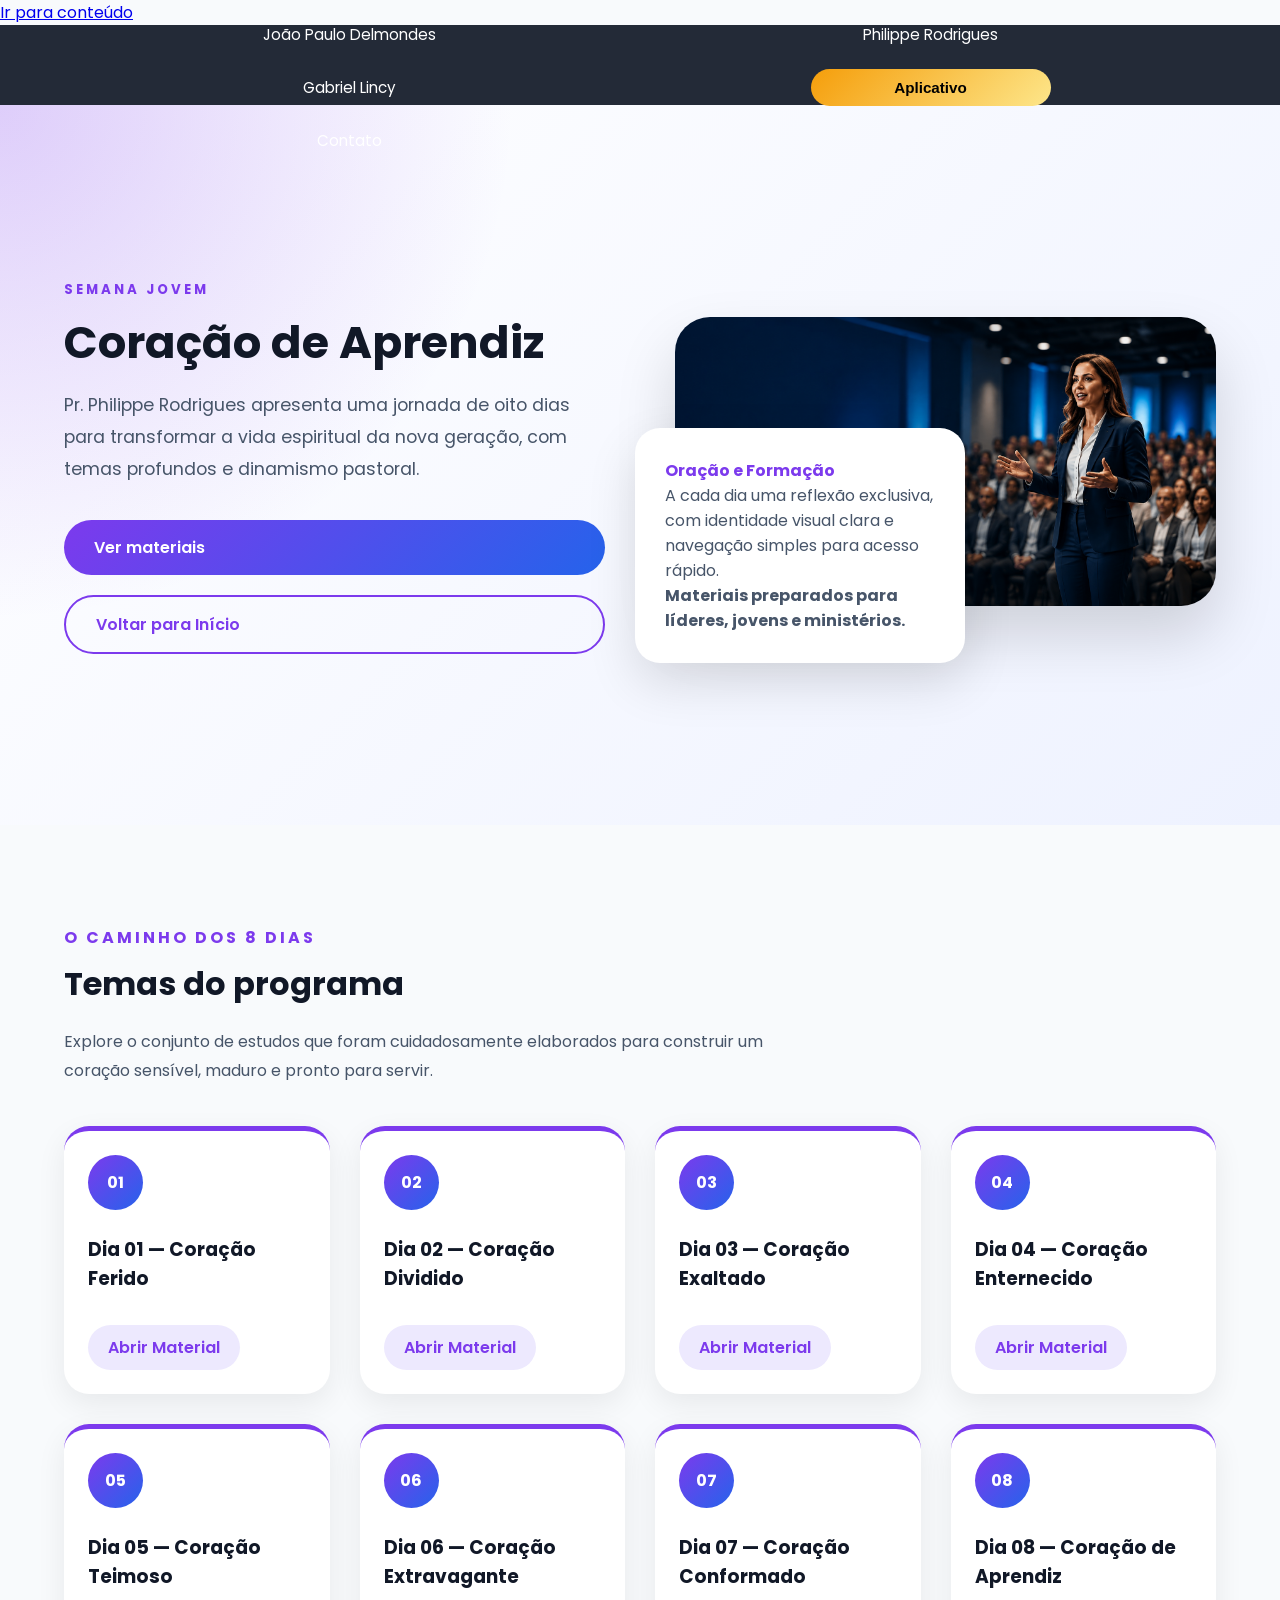
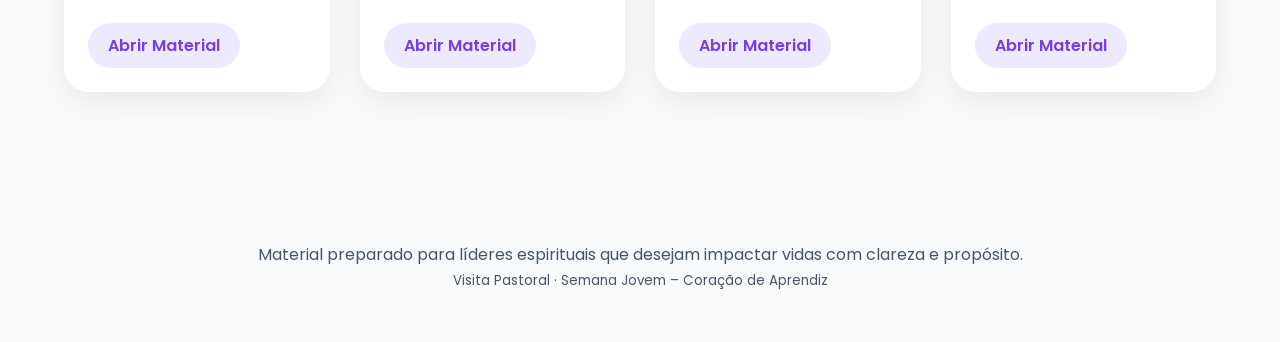
<file: pages/philippe.html>
<!DOCTYPE html>
<html lang="pt-BR">
  <head>
    <meta charset="UTF-8" />
    <meta name="viewport" content="width=device-width, initial-scale=1.0" />
    <title>Semana Jovem – Coração de Aprendiz | Philippe Rodrigues</title>
    <meta
      name="description"
      content="Material da Semana Jovem com temas inspiradores para o ministério pastoral de Philippe Rodrigues."
    />
    <link rel="preconnect" href="https://fonts.googleapis.com" />
    <link rel="preconnect" href="https://fonts.gstatic.com" crossorigin />
    <link
      href="https://fonts.googleapis.com/css2?family=Poppins:wght@400;500;600;700&display=swap"
      rel="stylesheet"
    />
    <link
      rel="stylesheet"
      href="https://cdnjs.cloudflare.com/ajax/libs/font-awesome/6.5.4/css/all.min.css"
      integrity="sha512-zN5dHBOy1v6QpB2J3z8ZHBpXov9zweJG1dx694gjdMkpSxvSBuN0r06gT1LVu6q1fojY2W8QnA2hp6qzOsL+0A=="
      crossorigin="anonymous"
      referrerpolicy="no-referrer"
    />
    <link rel="stylesheet" href="philippe.css" />
  </head>
  <body>
    <a href="#main-content" class="skip-link">Ir para conteúdo</a>
    <header class="site-header" aria-label="Navegação principal">
      <div class="navbar container">
        <a class="site-brand" href="../index.html">Visita Pastoral</a>
        <button class="menu-toggle" type="button" aria-label="Abrir menu" aria-expanded="false">
          <i class="fa-solid fa-bars" aria-hidden="true"></i>
        </button>
        <nav class="site-nav nav-menu" aria-label="Menu principal">
          <a href="https://canva.link/1pfvrug77hlv6b9" target="_blank" rel="noopener noreferrer">João Paulo Delmondes</a>
          <a href="../pages/philippe.html" aria-current="page">Philippe Rodrigues</a>
          <a href="../pages/gabriel.html">Gabriel Lincy</a>
          <button type="button" data-app-action>Aplicativo</button>
          <a href="https://wa.me/5569999991983" target="_blank" rel="noopener noreferrer">Contato</a>
        </nav>
      </div>
    </header>
    <div class="menu-overlay"></div>

    <main id="main-content">
      <section class="section section--compact hero">
        <div class="container hero-content reveal">
          <div class="hero-copy">
            <small>Semana Jovem</small>
            <h1 class="hero-title">Coração de Aprendiz</h1>
            <p class="hero-text">
              Pr. Philippe Rodrigues apresenta uma jornada de oito dias para transformar a vida espiritual da nova geração, com temas profundos e dinamismo pastoral.
            </p>
            <div class="hero-actions">
              <a class="btn" href="#materials">Ver materiais</a>
              <a class="btn-secondary" href="../index.html">Voltar para Início</a>
            </div>
          </div>
          <div class="hero-visual">
            <figure class="hero-figure">
              <img src="../assets/fundo.png" alt="Imagem ilustrativa de um congresso" loading="lazy" />
            </figure>
            <div class="hero-card">
              <span class="label-variant">Oração e Formação</span>
              <p>A cada dia uma reflexão exclusiva, com identidade visual clara e navegação simples para acesso rápido.</p>
              <strong>Materiais preparados para líderes, jovens e ministérios.</strong>
            </div>
          </div>
        </div>
      </section>

      <section class="section container reveal" id="materials">
        <div class="section-highlight">O caminho dos 8 dias</div>
        <h2 class="section-title">Temas do programa</h2>
        <p class="section-copy">Explore o conjunto de estudos que foram cuidadosamente elaborados para construir um coração sensível, maduro e pronto para servir.</p>

        <div class="cards-grid cards-grid-4" style="margin-top: 2.5rem;">
          <article class="material-card">
            <div class="card-label">01</div>
            <h3>Dia 01 — Coração Ferido</h3>
            <div class="card-actions">
              <a class="card-link" href="https://bit.ly/template-aprendiz-01" target="_blank" rel="noopener noreferrer">Abrir Material</a>
            </div>
          </article>
          <article class="material-card">
            <div class="card-label">02</div>
            <h3>Dia 02 — Coração Dividido</h3>
            <div class="card-actions">
              <a class="card-link" href="https://bit.ly/template-aprendiz-02" target="_blank" rel="noopener noreferrer">Abrir Material</a>
            </div>
          </article>
          <article class="material-card">
            <div class="card-label">03</div>
            <h3>Dia 03 — Coração Exaltado</h3>
            <div class="card-actions">
              <a class="card-link" href="https://bit.ly/template-aprendiz-03" target="_blank" rel="noopener noreferrer">Abrir Material</a>
            </div>
          </article>
          <article class="material-card">
            <div class="card-label">04</div>
            <h3>Dia 04 — Coração Enternecido</h3>
            <div class="card-actions">
              <a class="card-link" href="https://bit.ly/template-aprendiz-04" target="_blank" rel="noopener noreferrer">Abrir Material</a>
            </div>
          </article>
          <article class="material-card">
            <div class="card-label">05</div>
            <h3>Dia 05 — Coração Teimoso</h3>
            <div class="card-actions">
              <a class="card-link" href="https://bit.ly/template-aprendiz-05" target="_blank" rel="noopener noreferrer">Abrir Material</a>
            </div>
          </article>
          <article class="material-card">
            <div class="card-label">06</div>
            <h3>Dia 06 — Coração Extravagante</h3>
            <div class="card-actions">
              <a class="card-link" href="https://bit.ly/template-aprendiz-06" target="_blank" rel="noopener noreferrer">Abrir Material</a>
            </div>
          </article>
          <article class="material-card">
            <div class="card-label">07</div>
            <h3>Dia 07 — Coração Conformado</h3>
            <div class="card-actions">
              <a class="card-link" href="https://bit.ly/template-aprendiz-07" target="_blank" rel="noopener noreferrer">Abrir Material</a>
            </div>
          </article>
          <article class="material-card">
            <div class="card-label">08</div>
            <h3>Dia 08 — Coração de Aprendiz</h3>
            <div class="card-actions">
              <a class="card-link" href="https://bit.ly/template-aprendiz-08" target="_blank" rel="noopener noreferrer">Abrir Material</a>
            </div>
          </article>
        </div>
      </section>
    </main>

    <footer class="site-footer container">
      <p>Material preparado para líderes espirituais que desejam impactar vidas com clareza e propósito.</p>
      <small>Visita Pastoral · Semana Jovem – Coração de Aprendiz</small>
    </footer>

    <div class="overlay"></div>
    <div class="app-modal" aria-hidden="true" role="dialog" aria-modal="true" aria-labelledby="app-modal-title">
    </div>

    <script src="../js/script.js"></script>
  </body>
</html>
</file>
<file: pages/gabriel.css>
/* ===========================
   RESET
=========================== */

* {
    margin: 0;
    padding: 0;
    box-sizing: border-box;
}

:root {
    --primary: #0b1f3a;
    --secondary: #1d4ed8;
    --accent: #d4af37;
    --light: #f8fafc;
    --white: #ffffff;
    --text: #334155;
    --gray: #64748b;
    --shadow: 0 20px 40px rgba(15, 23, 42, .12);
}

html {
    scroll-behavior: smooth;
}

body {
    font-family: "Poppins", sans-serif;
    background: #f8fafc;
    color: var(--text);
}


/* ===========================
   CONTAINER
=========================== */

.container {
    width: min(1200px, 90%);
    margin: auto;
}


/* ===========================
   HEADER
=========================== */

.site-header {
    position: sticky;
    top: 0;
    z-index: 1000;
    backdrop-filter: blur(15px);
    background: rgba(11,31,58,.92);
    box-shadow: 0 10px 30px rgba(0,0,0,.15);
}


.navbar {
    height: 80px;
    display: flex;
    align-items: center;
    justify-content: space-between;
}


.site-brand {
    color: white;
    text-decoration: none;
    font-size: 1.5rem;
    font-weight: 700;
    letter-spacing: -.5px;
}

.menu-toggle{
    display:none;
    border:none;
    background:transparent;
    color:white;
    cursor:pointer;
    font-size:1.4rem;
    padding:10px;
}


.site-nav {
    display: flex;
    align-items: center;
    gap: 25px;
}


.site-nav a,
.site-nav button {

    color:white;
    text-decoration:none;
    font-weight:500;
    transition:.3s;
}


.site-nav a:hover {
    color: var(--accent);
}


.site-nav button {

    background: linear-gradient(135deg,#d4af37,#f5d76e);
    border:none;
    padding:12px 22px;
    border-radius:30px;
    color:#111;
    cursor:pointer;
    font-weight:600;
}


.menu-overlay {
    position: fixed;
    inset: 0;
    background: rgba(0, 0, 0, 0.45);
    opacity: 0;
    pointer-events: none;
    transition: opacity .25s ease;
    z-index: 998;
}

.menu-overlay.active {
    opacity: 1;
    pointer-events: auto;
}

body.menu-open {
    overflow: hidden;
}



/* ===========================
 HERO
=========================== */

.hero {

    min-height: 700px;
    display:flex;
    align-items:center;
    background:

    radial-gradient(circle at top right,
    rgba(29,78,216,.15),
    transparent 35%),

    linear-gradient(
    135deg,
    #ffffff,
    #eef4ff
    );
}


.hero-content {

    display:grid;
    grid-template-columns:1fr 1fr;
    gap:60px;
    align-items:center;

}


.hero-copy small {

    display:inline-block;
    color:var(--secondary);
    font-weight:700;
    text-transform:uppercase;
    letter-spacing:2px;
    margin-bottom:20px;
}


.hero-title {

    font-size:clamp(3rem,6vw,5rem);
    line-height:1;
    color:var(--primary);
    margin-bottom:20px;

}


.hero-text {

    font-size:1.1rem;
    line-height:1.8;
    color:var(--gray);
    max-width:550px;

}


.hero-actions {

    display:flex;
    gap:20px;
    margin-top:35px;

}


.btn,
.btn-secondary {

    padding:15px 30px;
    border-radius:50px;
    text-decoration:none;
    font-weight:600;
    transition:.3s;

}


.btn {

    background:var(--primary);
    color:white;

}


.btn:hover {

    transform:translateY(-5px);
    box-shadow:var(--shadow);

}


.btn-secondary {

    border:2px solid var(--primary);
    color:var(--primary);

}


.btn-secondary:hover {

    background:var(--primary);
    color:white;

}



/* ===========================
 IMAGEM HERO
=========================== */


.hero-visual {

    position:relative;

}


.hero-figure img {

    width:100%;
    border-radius:30px;
    box-shadow:var(--shadow);

}


.hero-card {

    position:absolute;
    bottom:-50px;
    left:-40px;

    background:white;
    padding:30px;

    border-radius:25px;

    width:320px;

    box-shadow:var(--shadow);

}


.label-variant {

    color:var(--secondary);
    font-weight:700;

}



/* ===========================
 SECTIONS
=========================== */


.section {

    padding:100px 0;

}


.section-highlight {

    color:var(--accent);
    font-weight:700;
    text-transform:uppercase;
    letter-spacing:3px;
    margin-bottom:15px;

}


.section-title {

    font-size:2.5rem;
    color:var(--primary);
}


.section-copy {

    max-width:700px;
    margin-top:15px;
    color:var(--gray);
    line-height:1.8;

}



/* ===========================
 CARDS
=========================== */


.cards-grid {

    display:grid;
    gap:25px;

}


.cards-grid-4 {

    grid-template-columns:repeat(4,1fr);

}


.cards-grid-3 {

    grid-template-columns:repeat(3,1fr);

}



.material-card,
.topic-card {

    background:white;

    padding:30px;

    border-radius:25px;

    box-shadow:0 10px 35px rgba(0,0,0,.07);

    transition:.35s;

    border:1px solid #e5e7eb;

}


.material-card:hover,
.topic-card:hover {

    transform:translateY(-10px);

    box-shadow:var(--shadow);

}



.card-label {

    width:45px;
    height:45px;

    display:grid;
    place-items:center;

    background:var(--primary);
    color:white;

    border-radius:50%;

    margin-bottom:20px;

    font-weight:700;

}



.material-card h3,
.topic-card h3 {

    color:var(--primary);
    margin-bottom:20px;

}



.card-link {

    display:inline-block;

    background:#eff6ff;
    color:var(--secondary);

    padding:10px 20px;

    border-radius:30px;

    text-decoration:none;

    font-weight:600;

    transition:.3s;

}


.card-link:hover {

    background:var(--secondary);
    color:white;

}



/* ===========================
 FOOTER
=========================== */


.site-footer {

    text-align:center;
    padding:50px 0;
    color:var(--gray);

}



/* ===========================
 MODAL
=========================== */


.overlay {

    position:fixed;
    inset:0;

    background:rgba(0,0,0,.6);

    display:none;

}


.app-modal {

    position:fixed;

    top:50%;
    left:50%;

    transform:translate(-50%,-50%);

    background:white;

    padding:40px;

    border-radius:30px;

    display:none;

    box-shadow:var(--shadow);

}


.modal-actions {

    display:flex;
    gap:20px;
    margin-top:30px;

}



/* ===========================
 RESPONSIVO
=========================== */


@media(max-width:1000px){

.hero-content{
    grid-template-columns:1fr;
    gap:35px;
}

.hero-card{
    position:relative;
    left:0;
    bottom:0;
    margin-top:20px;
    width:min(100%,320px);
}

.cards-grid-4{
    grid-template-columns:repeat(2,minmax(0,1fr));
}

.cards-grid-3{
    grid-template-columns:repeat(2,minmax(0,1fr));
}

.navbar{
    min-height:auto;
    padding:16px 0;
    flex-wrap:wrap;
    gap:14px;
}

.site-nav{
    width:100%;
    justify-content:center;
    flex-wrap:wrap;
}

}

@media(max-width:700px){

.hero-title{
    font-size:2.6rem;
}

.hero-actions{
    flex-direction:column;
}

.btn,
.btn-secondary{
    text-align:center;
}

.cards-grid-4,
.cards-grid-3{
    grid-template-columns:1fr;
}

.material-card,
.topic-card{
    padding:24px;
}

.section-title{
    font-size:2rem;
}

.site-brand{
    width:auto;
}

.menu-toggle{
    display:block;
}

.navbar{
    justify-content:space-between;
    align-items:center;
    gap:0;
    padding:16px 0;
}

.site-nav{
    position:fixed;
    top:0;
    right:0;
    height:100vh;
    width:min(320px,85%);
    background: rgba(11,31,58,0.98);
    flex-direction:column;
    align-items:flex-start;
    justify-content:flex-start;
    gap:0;
    padding:100px 20px 20px;
    transform: translateX(100%);
    transition: transform .25s ease;
    opacity:0;
    z-index:999;
}

.site-nav.active{
    transform: translateX(0);
    opacity:1;
}

.site-nav a,
.site-nav button{
    width:100%;
    text-align:left;
    font-size:1rem;
    padding:14px 0;
    display:block;
}

.site-nav a{
    border-bottom:1px solid rgba(255,255,255,.08);
}

.site-nav button{
    padding:12px 18px;
    border-radius:30px;
    margin:12px 0;
}

.site-nav button[data-app-action] {
    width:100%;
}

}
</file>
<file: pages/jonathan-conceicao.css>
/* ===========================
   RESET
=========================== */

*{
    margin:0;
    padding:0;
    box-sizing:border-box;
}

html{
    scroll-behavior:smooth;
}

body{

    font-family:"Poppins",sans-serif;
    background:#09090b;
    color:#fff;
    overflow-x:hidden;

}

/* ===========================
    VARIÁVEIS
=========================== */

:root{

    --primary:#4F8CFF;
    --secondary:#6EA8FE;
    --background:#09090B;
    --surface:#15161A;
    --surface-light:#1F2127;
    --border:rgba(255,255,255,.08);

    --text:#ffffff;
    --text-light:#c6c6c6;

    --radius:18px;

    --shadow:

        0 15px 40px rgba(0,0,0,.35);

}

/* ===========================
    CONTAINER
=========================== */

.container{

    width:min(1200px,92%);
    margin:auto;

}

/* ===========================
    HEADER
=========================== */

.site-header{

    position:fixed;

    top:20px;

    left:50%;

    transform:translateX(-50%);

    width:min(1200px,95%);

    background:rgba(20,20,20,.65);

    backdrop-filter:blur(18px);

    border:1px solid rgba(255,255,255,.05);

    border-radius:18px;

    z-index:999;

}

.navbar{

    display:flex;

    justify-content:space-between;

    align-items:center;

    padding:18px 30px;

}

.site-brand{

    color:#fff;

    text-decoration:none;

    font-size:1.4rem;

    font-weight:700;

}

.site-nav{

    display:flex;

    gap:25px;

    align-items:center;

}

.site-nav a{

    color:#ddd;

    text-decoration:none;

    transition:.3s;

}

.site-nav a:hover{

    color:#fff;

}

.site-nav button{

    border:none;

    background:var(--primary);

    color:white;

    padding:10px 18px;

    border-radius:40px;

    cursor:pointer;

}

/* ===========================
    HERO
=========================== */

.hero{

    padding:180px 0 100px;

}

.hero-content{

    display:grid;

    grid-template-columns:1fr 1fr;

    align-items:center;

    gap:60px;

}

.hero-copy small{

    color:var(--primary);

    text-transform:uppercase;

    letter-spacing:2px;

}

.hero-title{

    font-size:4rem;

    margin:20px 0;

}

.hero-text{

    color:#bfbfbf;

    line-height:1.8;

    font-size:1.1rem;

}

.hero-actions{

    display:flex;

    gap:20px;

    margin-top:40px;

}

/* ===========================
    BOTÕES
=========================== */

.btn{

    padding:16px 32px;

    border-radius:50px;

    background:linear-gradient(135deg,#4F8CFF,#245EFF);

    color:white;

    text-decoration:none;

    transition:.4s;

}

.btn:hover{

    transform:translateY(-4px);

    box-shadow:0 15px 30px rgba(79,140,255,.35);

}

.btn-secondary{

    padding:16px 32px;

    border-radius:50px;

    border:1px solid rgba(255,255,255,.15);

    text-decoration:none;

    color:white;

}

.btn-secondary:hover{

    background:#1c1c22;

}

/* ===========================
    HERO IMAGE
=========================== */

.hero-figure img{

    width:100%;

    border-radius:20px;

}

.hero-card{

    margin-top:25px;

    background:rgba(255,255,255,.05);

    border:1px solid rgba(255,255,255,.08);

    backdrop-filter:blur(25px);

    border-radius:20px;

    padding:25px;

    box-shadow:var(--shadow);

}

.label-variant{

    color:var(--primary);

    font-weight:600;

}

/* ===========================
    SECTION
=========================== */

.section{

    padding:100px 0;

}

.section-highlight{

    color:var(--primary);

    text-transform:uppercase;

    letter-spacing:2px;

    margin-bottom:10px;

}

.section-title{

    font-size:2.8rem;

}

.section-copy{

    color:#bdbdbd;

    margin-top:20px;

    max-width:700px;

}

/* ===========================
    GRID
=========================== */

.cards-grid{

    display:grid;

    gap:30px;

    margin-top:60px;

}

.cards-grid-4{

    grid-template-columns:repeat(auto-fit,minmax(260px,1fr));

}

.cards-grid-3{

    grid-template-columns:repeat(auto-fit,minmax(320px,1fr));

}

/* ===========================
    MATERIAL CARD
=========================== */

.material-card,
.topic-card{

    background:linear-gradient(180deg,#17181d,#111216);

    border-radius:20px;

    padding:35px;

    border:1px solid rgba(255,255,255,.05);

    transition:.4s;

    position:relative;

    overflow:hidden;

}

.material-card:hover,
.topic-card:hover{

    transform:translateY(-12px);

    border-color:#4F8CFF;

}

.material-card::before{

    content:"";

    position:absolute;

    width:180px;

    height:180px;

    border-radius:50%;

    background:rgba(79,140,255,.18);

    top:-90px;

    right:-90px;

}

.card-label{

    width:60px;

    height:60px;

    border-radius:50%;

    background:#4F8CFF;

    display:flex;

    align-items:center;

    justify-content:center;

    font-weight:700;

    margin-bottom:25px;

}

.material-card h3{

    margin-bottom:25px;

    font-size:1.4rem;

}

.card-link{

    display:inline-block;

    margin-top:20px;

    text-decoration:none;

    color:white;

    background:#245EFF;

    padding:14px 22px;

    border-radius:40px;

    transition:.3s;

}

.card-link:hover{

    background:#4F8CFF;

}

/* ===========================
    FOOTER
=========================== */

.site-footer{

    border-top:1px solid rgba(255,255,255,.06);

    padding:50px 0;

    text-align:center;

    color:#999;

}

/* ===========================
    MODAL
=========================== */

.app-modal{

    position:fixed;

    left:50%;

    top:50%;

    transform:translate(-50%,-50%) scale(.8);

    background:#18191F;

    padding:40px;

    border-radius:20px;

    width:420px;

    opacity:0;

    visibility:hidden;

    transition:.4s;

}

.app-modal.active{

    opacity:1;

    visibility:visible;

    transform:translate(-50%,-50%) scale(1);

}

/* ===========================
    RESPONSIVO
=========================== */

@media(max-width:900px){

.hero-content{

grid-template-columns:1fr;

text-align:center;

}

.hero-actions{

justify-content:center;

flex-wrap:wrap;

}

.site-nav{

display:none;

}

.hero-title{

font-size:2.8rem;

}

.section-title{

font-size:2.2rem;

}

}
</file>
<file: pages/philippe.css>
/* =====================================
   SEMANA JOVEM - CORAÇÃO DE APRENDIZ
   PHILIPPE RODRIGUES
===================================== */


*{
    margin:0;
    padding:0;
    box-sizing:border-box;
}


:root{

    --primary:#111827;
    --blue:#2563eb;
    --purple:#7c3aed;
    --gold:#f59e0b;
    --white:#fff;
    --bg:#f8fafc;
    --text:#475569;

}


body{

    font-family:"Poppins",sans-serif;
    background:var(--bg);
    color:var(--text);

}



.container{

    width:min(1200px,90%);
    margin:auto;

}



/* =============================
 HEADER
============================= */


.site-header{

    position:sticky;
    top:0;
    z-index:999;

    background:
    rgba(17,24,39,.92);

    backdrop-filter:blur(15px);

}


.navbar{

    height:80px;

    display:flex;
    align-items:center;
    justify-content:space-between;

}


.site-brand{

    color:white;
    font-size:1.5rem;
    font-weight:700;
    text-decoration:none;

}


.menu-toggle{

    display:none;
    border:none;
    background:transparent;
    color:white;
    cursor:pointer;
    font-size:1.4rem;
    padding:10px;
}


.site-nav{

    display:flex;
    gap:25px;
    align-items:center;

}


.site-nav a{

    color:white;
    text-decoration:none;
    transition:.3s;

}


.site-nav a:hover{

    color:#f59e0b;

}


.site-nav button{

    border:none;
    cursor:pointer;

    padding:12px 25px;

    border-radius:30px;

    background:
    linear-gradient(135deg,#f59e0b,#fde68a);

    font-weight:700;

}


.menu-overlay{
    position: fixed;
    inset: 0;
    background: rgba(0, 0, 0, 0.45);
    opacity: 0;
    pointer-events: none;
    transition: opacity .25s ease;
    z-index: 998;
}

.menu-overlay.active{
    opacity: 1;
    pointer-events: auto;
}

body.menu-open {
    overflow: hidden;
}


/* =============================
 HERO
============================= */


.hero{

    min-height:720px;

    display:flex;
    align-items:center;


    background:

    radial-gradient(
    circle at top left,
    rgba(124,58,237,.25),
    transparent 35%
    ),

    linear-gradient(
    135deg,
    #ffffff,
    #eef2ff
    );


}



.hero-content{

    display:grid;

    grid-template-columns:1fr 1fr;

    gap:70px;

    align-items:center;

}



.hero-copy small{


    color:var(--purple);

    font-weight:700;

    text-transform:uppercase;

    letter-spacing:3px;


}



.hero-title{


    margin-top:20px;

    font-size:clamp(3rem,6vw,5rem);

    line-height:1;

    color:#111827;


}



.hero-text{


    margin-top:25px;

    font-size:1.1rem;

    line-height:1.8;

    max-width:550px;


}



.hero-actions{


    margin-top:35px;

    display:flex;

    gap:20px;


}



.btn,
.btn-secondary{


    padding:15px 30px;

    border-radius:50px;

    text-decoration:none;

    font-weight:600;

    transition:.3s;


}



.btn{


    background:
    linear-gradient(
    135deg,
    #7c3aed,
    #2563eb
    );

    color:white;


}



.btn:hover{

    transform:translateY(-5px);

    box-shadow:
    0 20px 40px rgba(124,58,237,.3);

}



.btn-secondary{


    border:2px solid #7c3aed;

    color:#7c3aed;


}



.btn-secondary:hover{


    background:#7c3aed;

    color:white;


}




/* =============================
 IMAGEM
============================= */


.hero-visual{

    position:relative;

}



.hero-figure img{


    width:100%;

    border-radius:35px;

    box-shadow:
    0 30px 60px rgba(0,0,0,.15);


}



.hero-card{


    position:absolute;

    bottom:-50px;

    left:-40px;


    width:330px;

    padding:30px;

    background:white;

    border-radius:25px;

    box-shadow:
    0 20px 50px rgba(0,0,0,.12);


}



.label-variant{


    color:#7c3aed;

    font-weight:700;


}




/* =============================
 SEÇÕES
============================= */


.section{

    padding:100px 0;

}



.section-highlight{


    color:#7c3aed;

    font-weight:700;

    text-transform:uppercase;

    letter-spacing:3px;


}



.section-title{


    margin-top:10px;

    font-size:2.5rem;

    color:#111827;


}



.section-copy{


    max-width:700px;

    margin-top:20px;

    line-height:1.8;


}



/* =============================
 CARDS DOS 8 DIAS
============================= */


.cards-grid{


    display:grid;

    gap:30px;


}



.cards-grid-4{


    grid-template-columns:repeat(4,1fr);


}



.material-card{


    background:white;

    padding:30px;

    border-radius:25px;

    border-top:5px solid #7c3aed;


    box-shadow:

    0 10px 30px rgba(0,0,0,.07);


    transition:.35s;


}



.material-card:hover{


    transform:

    translateY(-12px);


    border-color:#f59e0b;


    box-shadow:

    0 25px 50px rgba(124,58,237,.15);


}



.card-label{


    width:55px;

    height:55px;


    display:grid;

    place-items:center;


    background:

    linear-gradient(
    135deg,
    #7c3aed,
    #2563eb
    );


    color:white;


    border-radius:50%;


    font-weight:700;


}



.material-card h3{


    margin-top:25px;

    min-height:70px;

    color:#111827;


}



.card-link{


    display:inline-block;

    margin-top:20px;


    padding:10px 20px;


    border-radius:30px;


    color:#7c3aed;


    background:#ede9fe;


    text-decoration:none;


    font-weight:600;


}



.card-link:hover{


    background:#7c3aed;

    color:white;


}




/* =============================
 FOOTER
============================= */


.site-footer{


    padding:50px 0;

    text-align:center;


}



/* =============================
 RESPONSIVO
============================= */


@media(max-width:1000px){

.hero-content{
    grid-template-columns:1fr;
    gap:35px;
}

.hero-card{
    position:relative;
    left:0;
    bottom:0;
    margin-top:25px;
    width:min(100%,320px);
}

.cards-grid-4{
    grid-template-columns:repeat(2,minmax(0,1fr));
}

.navbar{
    min-height:auto;
    padding:16px 0;
    flex-wrap:wrap;
    gap:14px;
}

.site-nav{
    width:100%;
    justify-content:center;
    flex-wrap:wrap;
}

}

@media(max-width:700px){

.cards-grid-4{
    grid-template-columns:1fr;
}

.menu-toggle{
    display:block;
}

.navbar{
    justify-content:space-between;
    align-items:center;
    gap:0;
    padding:16px 0;
}

.site-nav{
    position:fixed;
    top:0;
    right:0;
    height:100vh;
    width:min(320px,85%);
    background: rgba(17,24,39,0.98);
    flex-direction:column;
    align-items:flex-start;
    justify-content:flex-start;
    gap:0;
    padding:100px 20px 20px;
    transform: translateX(100%);
    transition: transform .25s ease;
    opacity:0;
    z-index:999;
}

.site-nav.active{
    transform: translateX(0);
    opacity:1;
}

.site-nav a,
.site-nav button{
    width:100%;
    text-align:left;
    font-size:1rem;
    padding:14px 0;
    display:block;
}

.site-nav a{
    border-bottom:1px solid rgba(255,255,255,.08);
}

.site-nav button{
    padding:12px 18px;
    border-radius:30px;
    margin:12px 0;
}

.site-nav button[data-app-action] {
    width:100%;
}

.site-brand{
    width:auto;
}

}
.hero-actions{
    flex-direction:column;
}

.hero-title{
    font-size:2.8rem;
}

.material-card{
    padding:24px;
}

.section-title{
    font-size:2rem;
}

.site-brand{
    width:100%;
    text-align:center;
}

.site-nav a,
.site-nav button{
    font-size:0.95rem;
}

.navbar{
    flex-direction:column;
    align-items:center;
    justify-content:center;
    gap:10px;
    padding:16px 0;
}

.site-nav{
    display:grid;
    grid-template-columns:repeat(2,minmax(0,1fr));
    gap:10px;
    width:100%;
    justify-items:center;
}

.site-nav a,
.site-nav button{
    width:100%;
    text-align:center;
    white-space:normal;
    padding:10px 14px;
}

.site-nav button{
    max-width:240px;
}

}
</file>
